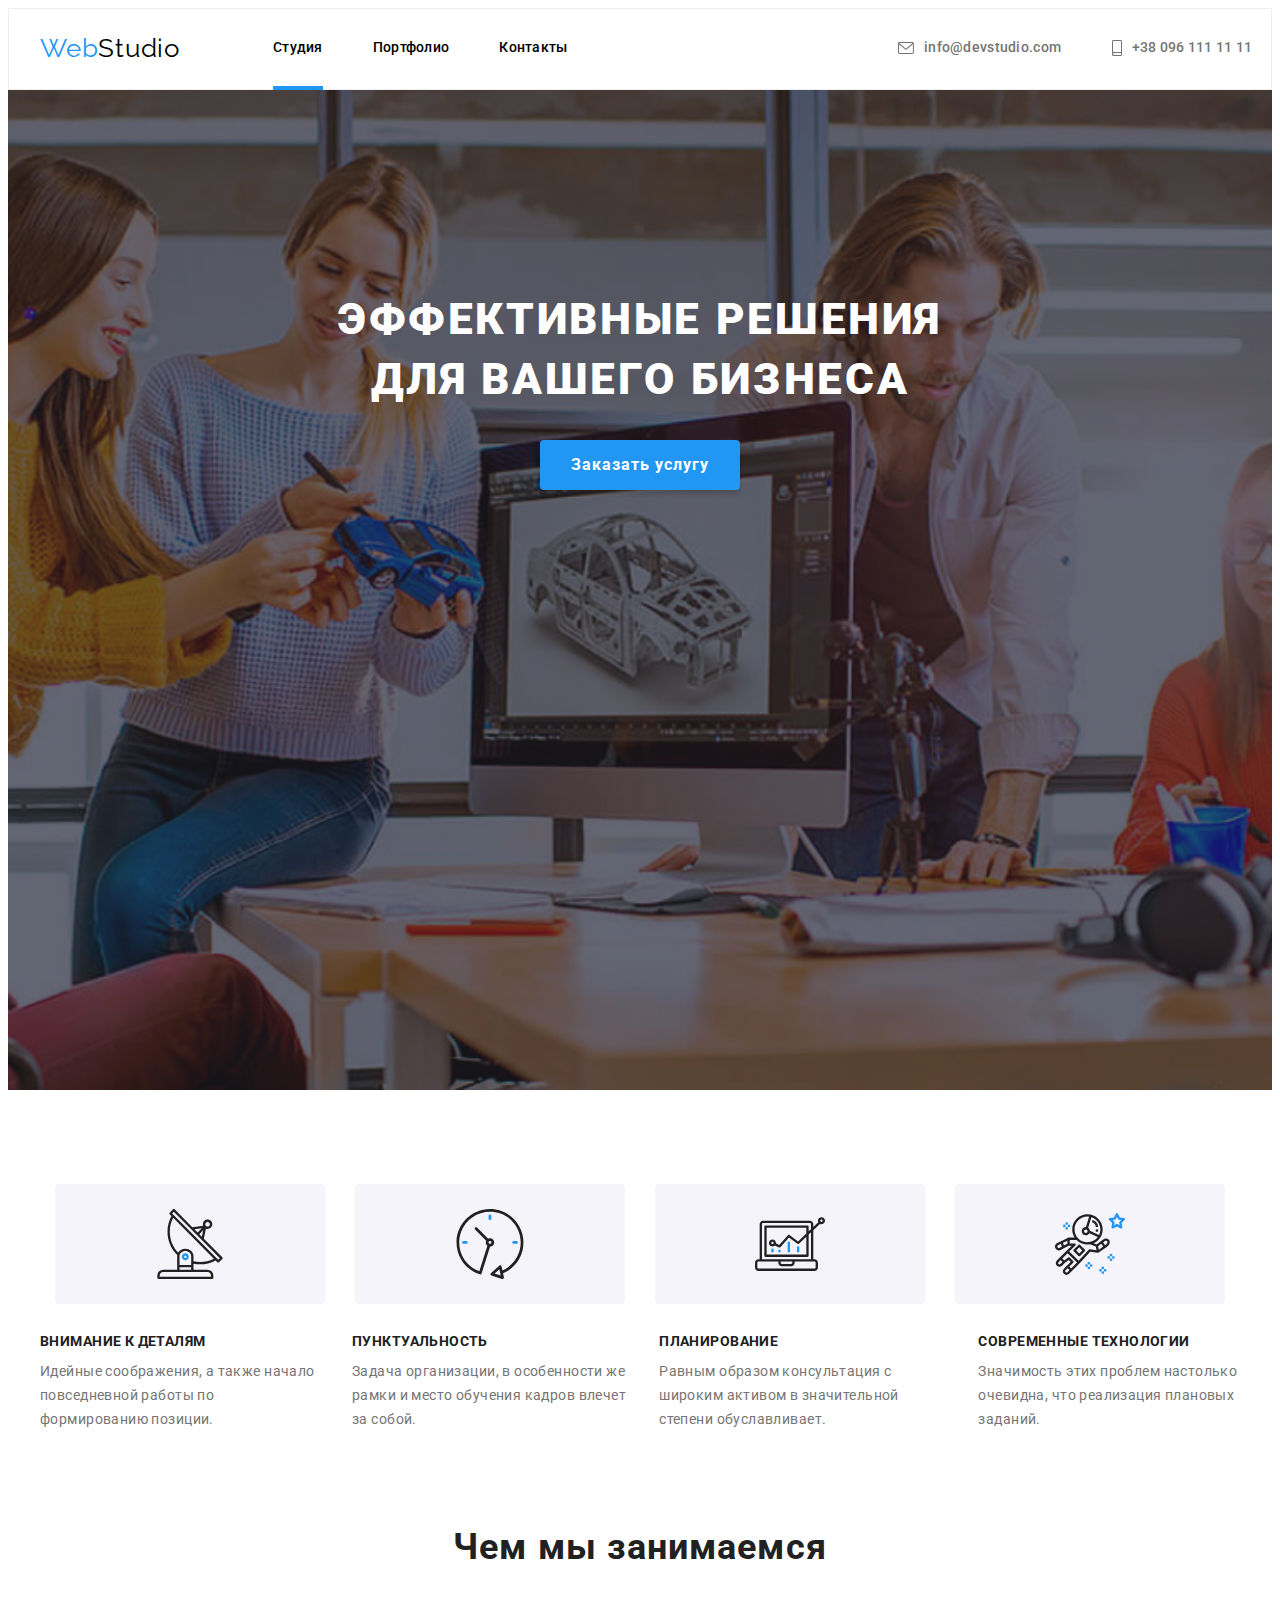
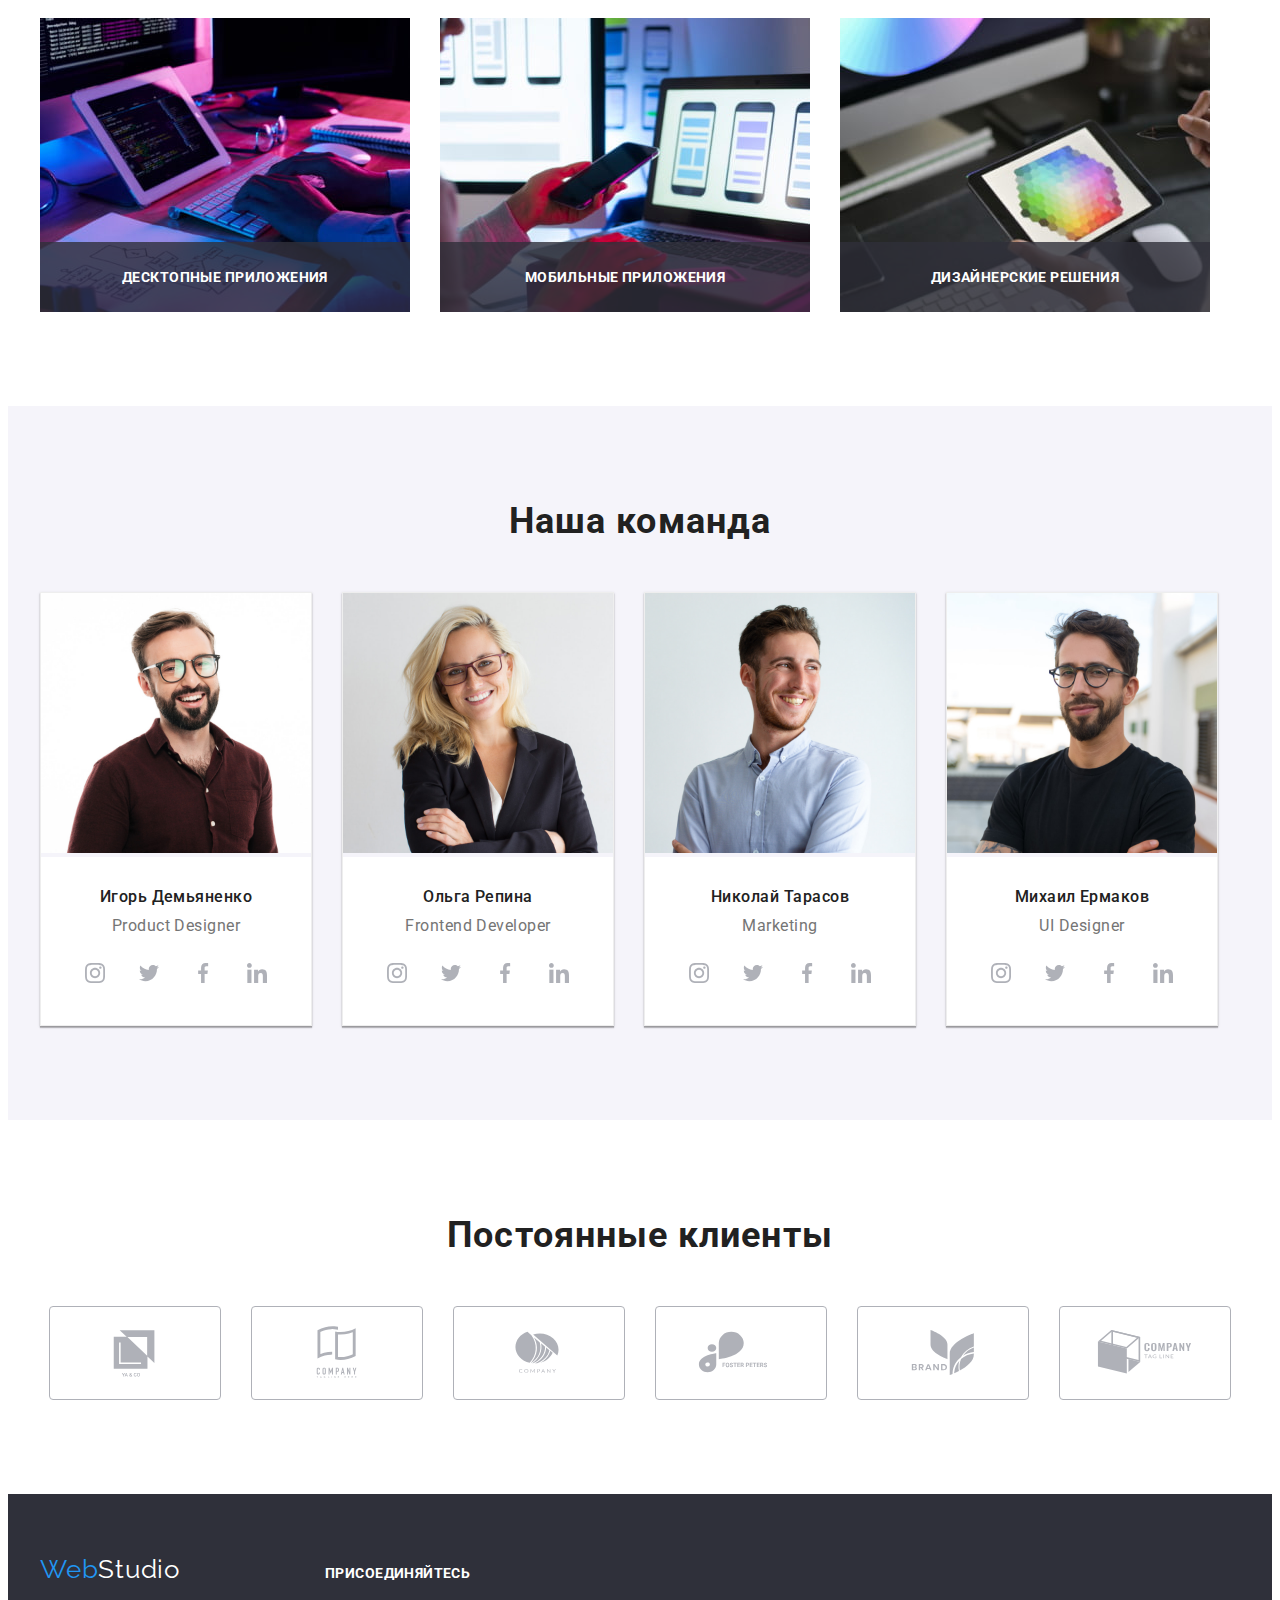
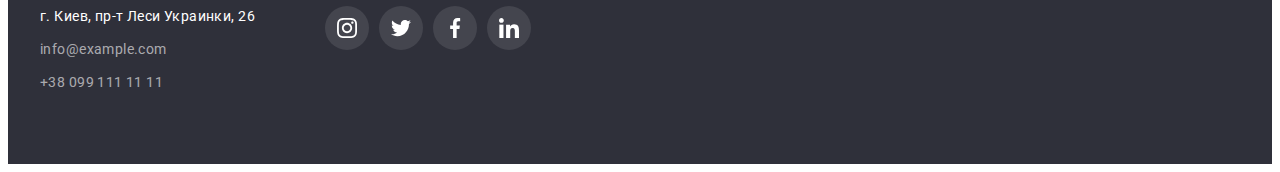
<file: index.html>
<!DOCTYPE html>
<html lang="en">
<head>
    <meta charset="UTF-8">
    <meta http-equiv="X-UA-Compatible" content="IE=edge">
    <meta name="viewport" content="width=device-width, initial-scale=1.0">
    <title>Document</title>
    <link rel="preconnect" href="https://fonts.googleapis.com">
    <link rel="preconnect" href="https://fonts.gstatic.com" crossorigin>
    <link href="https://fonts.googleapis.com/css2?family=Raleway:wght@700&family=Roboto:wght@400;500;700;900&display=swap" rel="stylesheet">
    <link rel="stylesheet" href="https://cdnjs.cloudflare.com/ajax/libs/modern-normalize/1.1.0/modern-normalize.min.css" integrity="sha512-wpPYUAdjBVSE4KJnH1VR1HeZfpl1ub8YT/NKx4PuQ5NmX2tKuGu6U/JRp5y+Y8XG2tV+wKQpNHVUX03MfMFn9Q==" crossorigin="anonymous" referrerpolicy="no-referrer" />
    <link rel="stylesheet" href="./css/styles.css">
</head>
<body>
    <header class="header">
        <div class="container header-container">
            <a class="logo" href=""><span class="logo-accent">Web</span>Studio</a>
        <nav class="navigation">
            <ul class="header-list">
                <li class="header-item current"><a href="./index.html" class="header-link ">Студия</a></li>
                <li class="header-item"><a href="./portfolio.html" class="header-link">Портфолио</a></li>
                <li class="header-item"><a href="" class="header-link">Контакты</a></li>
            </ul> 
        </nav>
            <ul class="header-contact">
                <li class="header-item mail"><a href="mailto:info@devstudio.com" class="header-link-mail">
                    <svg class="header-icon-mail" width="16" height="12">
                        <use href="./images/icons.svg#icon-envelope"></use>
                    </svg>
                    info@devstudio.com</a>
                </li>
                <li class="header-item tel"><a href="tel:+380961111111" class="header-link-tel">
                    <svg class="header-icon-tel" width="10" height="16">
                        <use href="./images/icons.svg#icon-smartphone"></use>
                    </svg>
                    +38 096 111 11 11</a>
                </li>
            </ul>
        </div>
    </header>
    <main>
            <section class="title">
                <div class="container">
                    <h1 class="title-text">Эффективные решения <br> для вашего бизнеса</h1>
                    <button type="button" class="title-btn" data-modal-open>Заказать услугу</button>
                </div>
            </section>
        
            <section class="about">
                <div class="container">
                    <div class="about-icon">
                        <ul class="about-icon-list">
                            <li class="about-icon-item">
                                <svg class="about-icon-svg" width="70" height="70">
                                    <use href="./images/icons.svg#icon-antenna-1"></use>
                                </svg>
                            </li>
                            <li class="about-icon-item">
                                <svg class="about-icon-svg" width="70" height="70">
                                    <use href="./images/icons.svg#icon-clock-1"></use>
                                </svg>
                            </li>
                            <li class="about-icon-item">
                                <svg class="about-icon-svg" width="70" height="70">
                                    <use href="./images/icons.svg#icon-diagram-1"></use>
                                </svg>
                            </li>
                            <li class="about-icon-item">
                                <svg class="about-icon-svg" width="70" height="70">
                                    <use href="./images/icons.svg#icon-astronaut-1"></use>
                                </svg>
                            </li>
                        </ul>
                    </div>
                    <ul class="about-list">
                        <li class="about-item">
                            <h3 class="about-title">Внимание к деталям</h3>
                            <p class="about-text">Идейные соображения, а также начало повседневной работы по формированию позиции.</p>
                        </li>
                        <li class="about-item">
                            <h3 class="about-title">Пунктуальность</h3>
                            <p class="about-text">Задача организации, в особенности же рамки и место обучения кадров влечет за собой.</p>
                        </li>
                        <li class="about-item">
                            <h3 class="about-title">Планирование</h3>
                            <p class="about-text">Равным образом консультация с широким активом в значительной степени обуславливает.</p>
                        </li class="about-item">
                        <li class="about-item">
                            <h3 class="about-title">Современные технологии</h3>
                            <p class="about-text">Значимость этих проблем настолько очевидна, что реализация плановых заданий.</p>
                        </li>
                    </ul>
                </div>
            </section>
            <section class="work">
                <div class="container">
                    <h2 class="work-title">Чем мы занимаемся</h2>
                        <ul class="work-list">
                            <li class="work-item">
                                <div class="work-container">
                                <img src="./images/img1.jpg" width="370" alt="создание проектов">
                                <div class="work-content">
                                    <p class="work-text">Десктопные приложения</p>
                                </div>
                                </div>
                            </li>
                            <li class="work-item">
                                <div class="work-container">
                                <img src="./images/img2.jpg" width="370" alt="оформление проектов">
                                <div class="work-content">
                                    <p class="work-text">Мобильные приложения</p>
                                </div>
                            </div>
                            </li>
                            <li class="work-item">
                                <div class="work-container">
                                <img src="./images/img3.jpg" width="370" alt="дизайн проектов">
                                <div class="work-content">
                                    <p class="work-text">Дизайнерские решения</p>
                                </div>
                            </div>
                            </li>
                        </ul>
                </div>   
            </section>
            <section class="hero">
                <div class="container">
                    <h2 class="hero-title">Наша команда</h2>
                        <ul class="hero-list">
                            <li class="hero-item">
                                <img class="hero-img" 
                                        src="./images/igor.jpg" 
                                        width="370" 
                                        alt="мужчина в темной рубашке">
                                    <div class="hero-container">
                                        <h3 class="hero-name">Игорь Демьяненко</h3>
                                        <p class="hero-text">Product Designer</p>
                                        <ul class="hero-socials-list list">
                                            <li class="hero-socials-item">
                                                <a href="" class="hero-socials-link">
                                                    <svg class="hero-socials-icon" width="20" height="20">
                                                        <use href="./images/icons.svg#icon-instagram"></use>
                                                    </svg>
                                                </a>
                                            </li>
                                            <li class="hero-socials-item">
                                                <a href="" class="hero-socials-link">
                                                    <svg class="hero-socials-icon" width="20" height="20">
                                                        <use href="./images/icons.svg#icon-twitter"></use>
                                                    </svg>
                                                </a>
                                            </li>
                                            <li class="hero-socials-item">
                                                <a href="" class="hero-socials-link">
                                                    <svg class="hero-socials-icon" width="20" height="20">
                                                        <use href="./images/icons.svg#icon-facebook"></use>
                                                    </svg>
                                                </a>
                                            </li>
                                            <li class="hero-socials-item">
                                                <a href="" class="hero-socials-link">
                                                    <svg class="hero-socials-icon" width="20" height="20">
                                                        <use href="./images/icons.svg#icon-linkedin"></use>
                                                    </svg>
                                                </a>
                                            </li>
                                        </ul>
                                    </div>
                            </li>
                            <li class="hero-item">
                                <img class="hero-img"  src="./images/olga.jpg" width="370" alt="женщина в черном пиджаке">
                                    <div class="hero-container">
                                        <h3 class="hero-name">Ольга Репина</h3>
                                        <p class="hero-text">Frontend Developer</p>
                                        <ul class="hero-socials-list list">
                                            <li class="hero-socials-item">
                                                <a href="" class="hero-socials-link">
                                                    <svg class="hero-socials-icon" width="20" height="20">
                                                        <use href="./images/icons.svg#icon-instagram"></use>
                                                    </svg>
                                                </a>
                                            </li>
                                            <li class="hero-socials-item">
                                                <a href="" class="hero-socials-link">
                                                    <svg class="hero-socials-icon" width="20" height="20">
                                                        <use href="./images/icons.svg#icon-twitter"></use>
                                                    </svg>
                                                </a>
                                            </li>
                                            <li class="hero-socials-item">
                                                <a href="" class="hero-socials-link">
                                                    <svg class="hero-socials-icon" width="20" height="20">
                                                        <use href="./images/icons.svg#icon-facebook"></use>
                                                    </svg>
                                                </a>
                                            </li>
                                            <li class="hero-socials-item">
                                                <a href="" class="hero-socials-link">
                                                    <svg class="hero-socials-icon" width="20" height="20">
                                                        <use href="./images/icons.svg#icon-linkedin"></use>
                                                    </svg>
                                                </a>
                                            </li>
                                        </ul>
                                    </div>
                            </li>
                            <li class="hero-item">
                                <img class="hero-img"  src="./images/nikolay.jpg" width="370" alt="мужчина в светлой рубашке">
                                    <div class="hero-container">
                                        <h3 class="hero-name">Николай Тарасов</h3>
                                        <p class="hero-text">Marketing</p>
                                        <ul class="hero-socials-list list">
                                            <li class="hero-socials-item">
                                                <a href="" class="hero-socials-link">
                                                    <svg class="hero-socials-icon" width="20" height="20">
                                                        <use href="./images/icons.svg#icon-instagram"></use>
                                                    </svg>
                                                </a>
                                            </li>
                                            <li class="hero-socials-item">
                                                <a href="" class="hero-socials-link">
                                                    <svg class="hero-socials-icon" width="20" height="20">
                                                        <use href="./images/icons.svg#icon-twitter"></use>
                                                    </svg>
                                                </a>
                                            </li>
                                            <li class="hero-socials-item">
                                                <a href="" class="hero-socials-link">
                                                    <svg class="hero-socials-icon" width="20" height="20">
                                                        <use href="./images/icons.svg#icon-facebook"></use>
                                                    </svg>
                                                </a>
                                            </li>
                                            <li class="hero-socials-item">
                                                <a href="" class="hero-socials-link">
                                                    <svg class="hero-socials-icon" width="20" height="20">
                                                        <use href="./images/icons.svg#icon-linkedin"></use>
                                                    </svg>
                                                </a>
                                            </li>
                                        </ul>
                                    </div>
                            </li>
                            <li class="hero-item">
                                <img class="hero-img"  src="./images/mihail.jpg" width="370" alt="мужчина в черной футболке">
                                    <div class="hero-container">
                                        <h3 class="hero-name">Михаил Ермаков</h3>
                                        <p class="hero-text">UI Designer</p>
                                        <ul class="hero-socials-list list">
                                            <li class="hero-socials-item">
                                                <a href="" class="hero-socials-link">
                                                    <svg class="hero-socials-icon" width="20" height="20">
                                                        <use href="./images/icons.svg#icon-instagram"></use>
                                                    </svg>
                                                </a>
                                            </li>
                                            <li class="hero-socials-item">
                                                <a href="" class="hero-socials-link">
                                                    <svg class="hero-socials-icon" width="20" height="20">
                                                        <use href="./images/icons.svg#icon-twitter"></use>
                                                    </svg>
                                                </a>
                                            </li>
                                            <li class="hero-socials-item">
                                                <a href="" class="hero-socials-link">
                                                    <svg class="hero-socials-icon" width="20" height="20">
                                                        <use href="./images/icons.svg#icon-facebook"></use>
                                                    </svg>
                                                </a>
                                            </li>
                                            <li class="hero-socials-item">
                                                <a href="" class="hero-socials-link">
                                                    <svg class="hero-socials-icon" width="20" height="20">
                                                        <use href="./images/icons.svg#icon-linkedin"></use>
                                                    </svg>
                                                </a>
                                            </li>
                                        </ul>
                                    </div>
                            </li>
                        </ul>
                </div>
            </section>
            <section class="client">
                <div class="container ">
                    <h2 class="client-title">Постоянные клиенты</h2>
                    <ul class="client-list">
                        <li class="client-item">
                            <a href="" class="client-link">
                            <svg class="client-icon" width="106" height="60">
                                <use href="./images/icons.svg#icon-Logo"></use>
                            </svg></a>
                        </li>
                        <li class="client-item">
                            <a href="" class="client-link">
                            <svg class="client-icon" width="106" height="60">
                                <use href="./images/icons.svg#icon-Logo1"></use>
                            </svg></a>
                        </li>
                        <li class="client-item">
                            <a href="" class="client-link">
                            <svg class="client-icon" width="106" height="60">
                                <use href="./images/icons.svg#icon-Logo2"></use>
                            </svg></a>
                        </li>
                        <li class="client-item">
                            <a href="" class="client-link">
                            <svg class="client-icon" width="106" height="60">
                                <use href="./images/icons.svg#icon-Logo3"></use>
                            </svg></a>
                        </li>
                        <li class="client-item">
                            <a href="" class="client-link">
                            <svg class="client-icon" width="106" height="60">
                                <use href="./images/icons.svg#icon-Logo4"></use>
                            </svg></a>
                        </li>
                        <li class="client-item">
                            <a href="" class="client-link">
                            <svg class="client-icon" width="106" height="60">
                                <use href="./images/icons.svg#icon-Logo5"></use>
                            </svg></a>
                        </li>
                    </ul>
                </div>
            </section>
    </main>
    <footer class="footer">
        <div class="container footer-contact">
            <div class="footer-container-adress">
                <p class="footer-logo"><a href=""><span class="footer-logo-accent">Web</span><span class="footer-logo-accent2">Studio</span></a></p>
                    <address class="footer-adress">
                        <ul class="footer-list">
                            <li class="footer-item"><a href="https://goo.gl/maps/Z9ZCg7nxZUZiddY49" class="footer-link-adress">г. Киев, пр-т Леси Украинки, 26</a></li>
                            <li class="footer-item"><a href="mailto:info@devstudio.com" class="footer-link-mail">info@example.com</a></li>
                            <li class="footer-item"><a href="tel:+380961111111" class="footer-link-tel">+38 099 111 11 11</a></li>
                        </ul>    
                    </address>
            </div>
            <div class="footer-container-icon">
                <p class="footer-title-icon">присоединяйтесь</p>
                    <ul class="footer-list-icon">
                        <li class="footer-item-icon">
                            <a href="" class="footer-icon-link">
                                <svg class="footer-icon" width="20" height="20">
                                    <use href="./images/icons.svg#icon-instagram"></use>
                                </svg>
                            </a>
                        </li>
                        <li class="footer-item-icon">
                            <a href="" class="footer-icon-link">
                                <svg class="footer-icon" width="20" height="20">
                                    <use href="./images/icons.svg#icon-twitter"></use>
                                </svg>
                            </a>
                        </li>
                        <li class="footer-item-icon">
                            <a href="" class="footer-icon-link">
                                <svg class="footer-icon" width="20" height="20">
                                    <use href="./images/icons.svg#icon-facebook"></use>
                                </svg>
                            </a>
                        </li>
                        <li class="footer-item-icon">
                            <a href="" class="footer-icon-link">
                                <svg class="footer-icon" width="20" height="20">
                                    <use href="./images/icons.svg#icon-linkedin"></use>
                                </svg>
                            </a>
                        </li>
                    </ul>
            </div>
        </div>
    </footer>
    <div class="backdrop is-hidden" data-modal>
        <div class="modal">
            <button type="button" class="modal-close-btn" data-modal-close>
                <svg class="modal-icon" width="11" height="11">
                    <use href="./images/icons.svg#icon-Vector"></use>
                </svg>
            </button>
        </div>
    </div>
    <script src="./js/modal.js"></script>
</body>
</html>
</file>
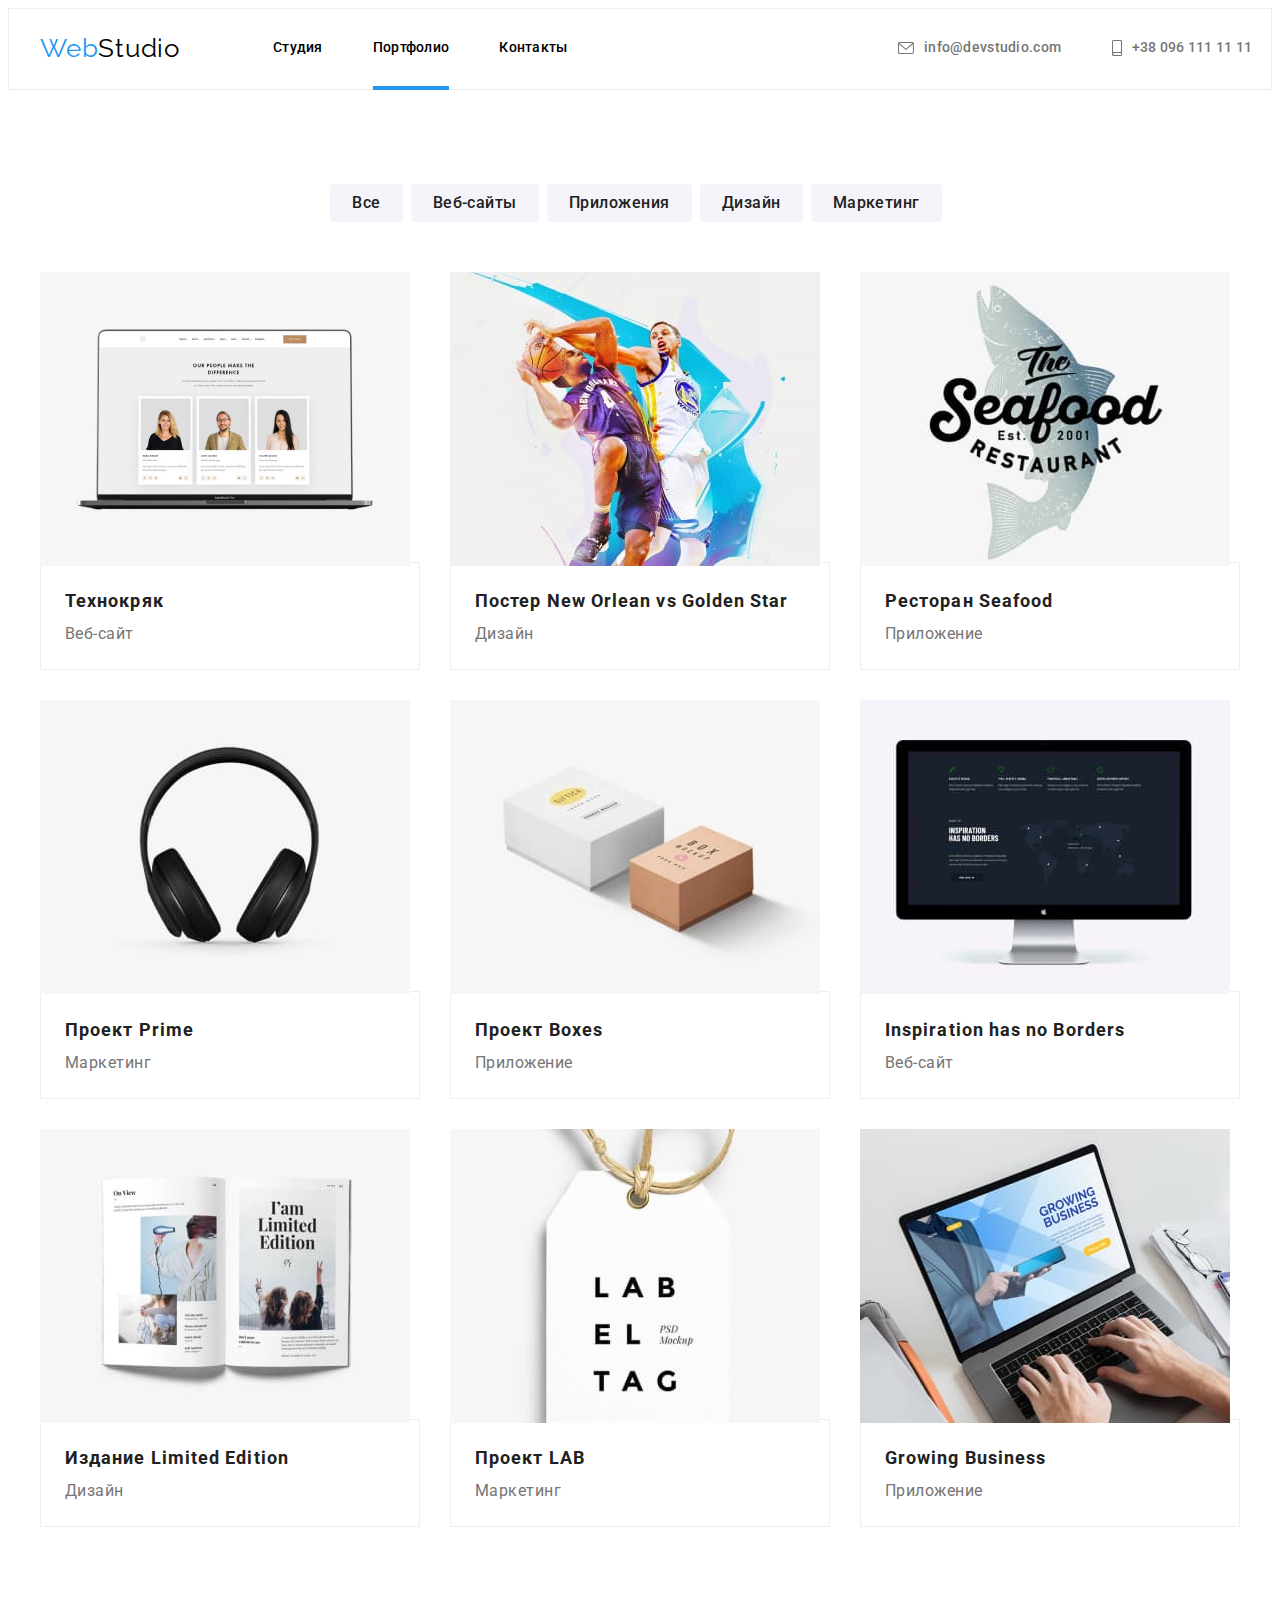
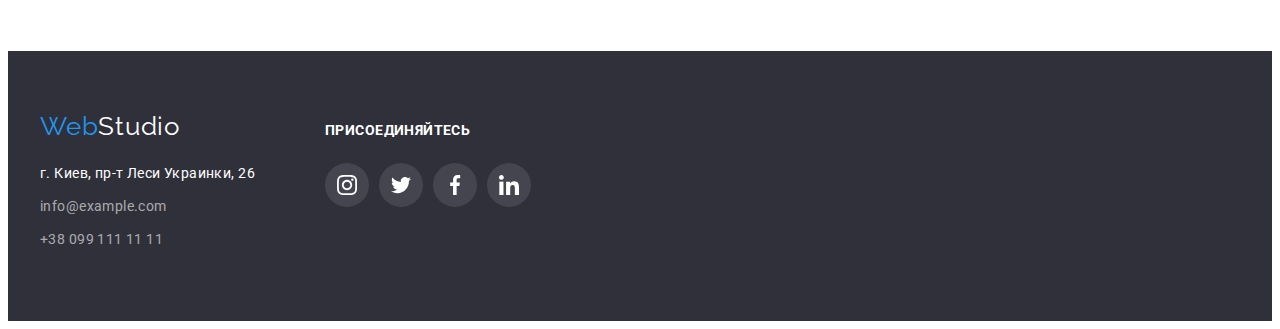
<file: portfolio.html>
<!DOCTYPE html>
<html lang="en">
<head>
    <meta charset="UTF-8">
    <meta http-equiv="X-UA-Compatible" content="IE=edge">
    <meta name="viewport" content="width=device-width, initial-scale=1.0">
    <title>Document</title>
    <link rel="preconnect" href="https://fonts.googleapis.com">
    <link rel="preconnect" href="https://fonts.gstatic.com" crossorigin>
    <link href="https://fonts.googleapis.com/css2?family=Raleway:wght@700&family=Roboto:wght@400;500;700;900&display=swap" rel="stylesheet">
    <link rel="stylesheet" href="https://cdnjs.cloudflare.com/ajax/libs/modern-normalize/1.1.0/modern-normalize.min.css" integrity="sha512-wpPYUAdjBVSE4KJnH1VR1HeZfpl1ub8YT/NKx4PuQ5NmX2tKuGu6U/JRp5y+Y8XG2tV+wKQpNHVUX03MfMFn9Q==" crossorigin="anonymous" referrerpolicy="no-referrer" />
    <link rel="stylesheet" href="./css/styles.css">
</head>
</head>
<body>
    <header class="header">
        <div class="container header-container">
            <a class="logo" href=""><span class="logo-accent">Web</span>Studio</a>
        <nav class="navigation">
            <ul class="header-list">
                <li class="header-item"><a href="./index.html" class="header-link">Студия</a></li>
                <li class="header-item current"><a href="./portfolio.html" class="header-link">Портфолио</a></li>
                <li class="header-item"><a href="" class="header-link">Контакты</a></li>
            </ul> 
        </nav>
            <ul class="header-contact">
                <li class="header-item mail"><a href="mailto:info@devstudio.com" class="header-link-mail">
                    <svg class="header-icon-mail" width="16" height="12">
                        <use href="./images/icons.svg#icon-envelope"></use>
                    </svg>
                    info@devstudio.com</a>
                </li>
                <li class="header-item tel"><a href="tel:+380961111111" class="header-link-tel">
                    <svg class="header-icon-tel" width="10" height="16">
                        <use href="./images/icons.svg#icon-smartphone"></use>
                    </svg>
                    +38 096 111 11 11</a>
                </li>
            </ul>
        </div>
    </header>
    <main>
        <section class="gallery">
            <div class="container">
                <ul class="control-list">
                    <li class="control-item">
                        <button type="button" class="control-item-btn">Все</button>
                    </li>
                    <li class="control-item">
                        <button type="button" class="control-item-btn">Веб-сайты</button> 
                    </li>
                    <li class="control-item">
                            <button type="button" class="control-item-btn">Приложения</button>
                    </li>
                    <li class="control-item">
                        <button type="button" class="control-item-btn">Дизайн</button>
                    </li>
                    <li class="control-item">
                        <button type="button" class="control-item-btn">Маркетинг</button>
                    </li>
                </ul>
            </div>
            <div class="container">    
                <ul class="gallery-list">
                    <li class="gallery-item">
                        <div class="gellery-wrap">
                            <img class="gallery-img" src="./images/teh.jpg" width="370" alt="ноутбук">
                            <p class="gellery-top-text">Технокряк это современная площадка распространения коронавируса. Компании используют эту платформу для цифрового шпионажа и атак на защищённые сервера конкурентов.</p>
                        </div>
                        <div class="gallery-container">
                            <h2 class="gallery-title">Технокряк</h2>
                            <p class="gallery-text">Веб-сайт</p>
                        </div>
                    </li>
                    <li class="gallery-item">
                        <div class="gellery-wrap">
                            <img class="gallery-img" src="./images/poster.jpg" width="370" alt="баскетболисты">
                            <p class="gellery-top-text">Технокряк это современная площадка распространения коронавируса. Компании используют эту платформу для цифрового шпионажа и атак на защищённые сервера конкурентов.</p>
                        </div>
                        <div class="gallery-container">
                            <h2 class="gallery-title">Постер New Orlean vs Golden Star</h2>
                            <p class="gallery-text">Дизайн</p>
                        </div>
                    </li>
                    <li class="gallery-item">
                        <div class="gellery-wrap">
                            <img class="gallery-img" src="./images/seafood.jpg" width="370" alt="лого с рыбой">
                            <p class="gellery-top-text">Технокряк это современная площадка распространения коронавируса. Компании используют эту платформу для цифрового шпионажа и атак на защищённые сервера конкурентов.</p>
                        </div>
                        <div class="gallery-container">
                            <h2 class="gallery-title">Ресторан Seafood</h2>
                            <p class="gallery-text">Приложение</p>
                        </div>
                    </li>
                    <li class="gallery-item">
                        <div class="gellery-wrap">
                            <img class="gallery-img" src="./images/prime.jpg" width="370" alt="наушники">
                            <p class="gellery-top-text">Технокряк это современная площадка распространения коронавируса. Компании используют эту платформу для цифрового шпионажа и атак на защищённые сервера конкурентов.</p>
                        </div>
                        <div class="gallery-container">
                            <h2 class="gallery-title">Проект Prime</h2>
                            <p class="gallery-text">Маркетинг</p>
                        </div>
                    </li>
                    <li class="gallery-item">
                        <div class="gellery-wrap">
                            <img class="gallery-img" src="./images/boxes.jpg" width="370" alt="коробки">
                            <p class="gellery-top-text">Технокряк это современная площадка распространения коронавируса. Компании используют эту платформу для цифрового шпионажа и атак на защищённые сервера конкурентов.</p>
                        </div>
                        <div class="gallery-container">
                            <h2 class="gallery-title">Проект Boxes</h2>
                            <p class="gallery-text">Приложение</p>
                        </div>
                    </li>
                    <li class="gallery-item">
                        <div class="gellery-wrap">
                            <img class="gallery-img" src="./images/borders.jpg" width="370" alt="монитор">
                            <p class="gellery-top-text">Технокряк это современная площадка распространения коронавируса. Компании используют эту платформу для цифрового шпионажа и атак на защищённые сервера конкурентов.</p>
                        </div>
                        <div class="gallery-container">
                            <h2 class="gallery-title">Inspiration has no Borders</h2>
                            <p class="gallery-text">Веб-сайт</p>
                        </div>
                    </li>
                    <li class="gallery-item">
                        <div class="gellery-wrap">
                            <img class="gallery-img" src="./images/edition.jpg" width="370" alt="книга">
                            <p class="gellery-top-text">Технокряк это современная площадка распространения коронавируса. Компании используют эту платформу для цифрового шпионажа и атак на защищённые сервера конкурентов.</p>
                        </div>
                        <div class="gallery-container">
                            <h2 class="gallery-title">Издание Limited Edition</h2>
                            <p class="gallery-text">Дизайн</p>
                        </div>
                    </li>
                    <li class="gallery-item">
                        <div class="gellery-wrap">
                            <img class="gallery-img" src="./images/lab.jpg" width="370" alt="бирка">
                            <p class="gellery-top-text">Технокряк это современная площадка распространения коронавируса. Компании используют эту платформу для цифрового шпионажа и атак на защищённые сервера конкурентов.</p>
                        </div>
                        <div class="gallery-container">
                            <h2 class="gallery-title">Проект LAB</h2>
                            <p class="gallery-text">Маркетинг</p>
                        </div>
                    </li>
                    <li class="gallery-item">
                        <div class="gellery-wrap">
                            <img class="gallery-img" src="./images/growing.jpg" width="370" alt="работает на ноутбуке">
                            <p class="gellery-top-text">Технокряк это современная площадка распространения коронавируса. Компании используют эту платформу для цифрового шпионажа и атак на защищённые сервера конкурентов.</p>
                        </div>
                        <div class="gallery-container">
                            <h2 class="gallery-title">Growing Business</h2>
                            <p class="gallery-text">Приложение</p>
                        </div>
                    </li>
                </ul>
            </div>
        </section>
    </main>
    <footer class="footer">
        <div class="container footer-contact">
            <div class="footer-container-adress">
                <p class="footer-logo"><a href=""><span class="footer-logo-accent">Web</span><span class="footer-logo-accent2">Studio</span></a></p>
                    <address class="footer-adress">
                        <ul class="footer-list">
                            <li class="footer-item"><a href="https://goo.gl/maps/Z9ZCg7nxZUZiddY49" class="footer-link-adress">г. Киев, пр-т Леси Украинки, 26</a></li>
                            <li class="footer-item"><a href="mailto:info@devstudio.com" class="footer-link-mail">info@example.com</a></li>
                            <li class="footer-item"><a href="tel:+380961111111" class="footer-link-tel">+38 099 111 11 11</a></li>
                        </ul>    
                    </address>
            </div>
            <div class="footer-container-icon">
                <p class="footer-title-icon">присоединяйтесь</p>
                    <ul class="footer-list-icon">
                        <li class="footer-item-icon">
                            <a href="" class="footer-icon-link">
                                <svg class="footer-icon" width="20" height="20">
                                    <use href="./images/icons.svg#icon-instagram"></use>
                                </svg>
                            </a>
                        </li>
                        <li class="footer-item-icon">
                            <a href="" class="footer-icon-link">
                                <svg class="footer-icon" width="20" height="20">
                                    <use href="./images/icons.svg#icon-twitter"></use>
                                </svg>
                            </a>
                        </li>
                        <li class="footer-item-icon">
                            <a href="" class="footer-icon-link">
                                <svg class="footer-icon" width="20" height="20">
                                    <use href="./images/icons.svg#icon-facebook"></use>
                                </svg>
                            </a>
                        </li>
                        <li class="footer-item-icon">
                            <a href="" class="footer-icon-link">
                                <svg class="footer-icon" width="20" height="20">
                                    <use href="./images/icons.svg#icon-linkedin"></use>
                                </svg>
                            </a>
                        </li>
                    </ul>
            </div>
        </div>
    </footer>
</body>
</html>
</file>
<file: css/styles.css>
body{
    font-family: 'Roboto', sans-serif;
}
p, h1, h2, h3, h4, h5, h6{
    margin: 0;
}
ul{
    margin: 0;
    padding: 0;
}
button{
    cursor: pointer;
}
/*----heder-----*/
.container{
    width: 1200px;
    padding-left: 15px;
    padding-right: 15px;
    margin: 0 auto;
    
}
.logo{
    font-family: "Raleway", sans-serif;
    font-size: 26px;
    line-height: 1.19;
    letter-spacing: 0.03em;
    color: #000000;
    margin-right: 93px;
}
.logo-accent{
    color: #2196F3;
}  
a {
    text-decoration: none;
    color: #000;
} 
.header{
    padding-top: 24px;
    padding-bottom: 25px;
    border: 1px solid #EEEEEE;
    box-sizing: border-box;
}
.header-container{
    display: flex;
    align-items: center;
}
.header-list{
    list-style: none;
    display: flex;
    width: 294px;
    height: 16px;
    left: 453px;
    top: 32px;
    margin-right: 331px;
}
.header-contact{
    display: flex;
    margin-left: auto;
}
.header-item{
    font-weight: 500;
    font-size: 14px;
    line-height: 1.14;
    letter-spacing: 0.02em;
    color: #212121;
    list-style: none;
    margin-right: 50px;
}
.header-link{
    transition: color 250ms cubic-bezier(0.4, 0, 0.2, 1);
}
.header-item :hover, 
.header-item :focus{
    color:  #2196F3;
} 
.current{
    position: relative;
}
.current::after{
    content: "";
    width: 100%;
    height: 4px;
    position: absolute;
    background-color: #2196F3;
    left: 0;
    bottom: -34px;
}
}
.mail{
    width: 161px;
    margin-right: 30px;
}
.header-link-mail{
    font-weight: 500;
    font-size: 14px;
    line-height: 1.14;
    letter-spacing: 0.02em;
    color:  #757575;
    display: flex;
    justify-content: center;
    align-items: center;
    transition: color 250ms cubic-bezier(0.4, 0, 0.2, 1);
}
.header-icon-mail{
    display: flex;
    margin-right: 10px;
    fill:  currentColor;
}
.header-link-tel{
    width: 142px;
    font-weight: 500;
    font-size: 14px;
    line-height: 1.14;
    letter-spacing: 0.02em;
    color:  #757575;
    display: flex;
    justify-content: center;
    align-items: center;
    transition: color 250ms cubic-bezier(0.4, 0, 0.2, 1);
}
.header-icon-tel{
    display: flex;
    margin-right: 10px;
    fill:   currentColor;
}
/*------title-----*/
.title-text{
    font-weight: 900;
    font-size: 44px;
    line-height: 1.36;
    text-align: center;
    letter-spacing: 0.06em;
    text-transform: uppercase;
    color: #FFFFFF;
    margin-bottom: 30px;
}
.title-btn{
    font-family: "Roboto", sans-serif;
    font-weight: bold;
    font-size: 16px;
    line-height: 1.88;
    letter-spacing: 0.06em;
    background: #2196F3;
    color: #FFFFFF;
    margin: 0 auto;
    width: 200px;
    height: 50px;
    box-shadow: 0px 4px 4px rgba(0, 0, 0, 0.15);
    border-radius: 4px;
    border: none;
}
.title{
    height: 600px;
    left: 0px;
    top: 89px;
    background: #2F303A;
    background-image: linear-gradient(
        rgba(47, 48, 58, 0.4), 
        rgba(47, 48, 58, 0.4)
        ), 
        url(../images/fon.jpg);
    background-repeat: no-repeat;
    background-position: center;
    background-size: cover;
    text-align: center;
    margin: 0 auto;
    padding-top: 200px;
    padding-bottom: 200px
}
/*------about-----*/
.about{
    padding-top: 94px;
    
}
.about-icon-list{
    display: flex;
    align-items: center;
    justify-content: center;
    margin-bottom: 30px;
}
.about-icon-item{
    list-style: none;
    display: flex;
    align-items: center;
    justify-content: center;
    width: 270px;
    height: 120px;
    background: #F5F4FA;
    border-radius: 4px;
}
.about-icon-item +.about-icon-item{
    margin-left: 30px;
}
.about-list{
    display: flex;
    margin-left: 30px;
}
.about-item{
    list-style: none;
    margin-left: -30px;
}
.about-item + .about-item{
    margin-left: 30px;
}
.about-title{
    font-size: 14px;
    line-height: 1.14;
    letter-spacing: 0.03em;
    text-transform: uppercase;
    color: #212121;
    margin-bottom: 10px;
}    
.about-text{
    font-size: 14px;
    line-height: 1.71;
    letter-spacing: 0.03em;
    color: #757575;
}
/*------work-----*/
.work{
    padding-top: 94px;
    padding-bottom: 94px;
}
.work-list{
    list-style: none;
    display: flex;
}
.work-item + .work-item{
    margin-left: 30px;
}
.work-title{
    font-size: 36px;
    line-height: 1.17;
    text-align: center;
    letter-spacing: 0.03em;
    color: #212121;
    margin-bottom: 50px;
}
.work-container{
    position: relative;
    width: 370px;
    height: 294px;
}
.work-content{
    position: absolute;
    text-align: center;
    width: 370px;
    height: 70px;
    background-color: rgba(47, 48, 58, 0.8);
    bottom: 0;
}
.work-text{
    font-style: normal;
    font-weight: bold;
    font-size: 14px;
    line-height: 16px;
    letter-spacing: 0.03em;
    text-transform: uppercase;
    color: #FFFFFF;
    padding: 27px;
}
/*------hero-----*/
.hero{
    padding-top: 94px;
    padding-bottom: 94px;
    background: #F5F4FA;
}
.hero-list{
    list-style: none;
    display: flex;
    margin-left: -30px; 

}
.hero-item{
    margin-left: 30px;
    border: 1px solid #EEEEEE;
    box-sizing: border-box;
    box-shadow: 0px 1px 3px rgba(0, 0, 0, 0.12), 0px 1px 1px rgba(0, 0, 0, 0.14), 0px 2px 1px rgba(0, 0, 0, 0.2);
}  
.hero-container{
    padding-top: 30px;
    padding-bottom: 30px;
    background-color: #FFFFFF;
}  
.hero-title{
    font-size: 36px;
    line-height: 1.17;
    text-align: center;
    letter-spacing: 0.03em;
    color: #212121;
    margin-bottom: 50px;
}
.hero-img{
    width: 270px;
}    
.hero-name{
    font-weight: 500;
    font-size: 16px;
    line-height: 19px;
    text-align: center;
    letter-spacing: 0.03em;
    color: #212121;
    margin-bottom: 10px;
}
.hero-text{
    font-size: 16px;
    line-height: 1.19;
    text-align: center;
    letter-spacing: 0.03em;
    color: #757575;
    margin-bottom: 16px;
}
.hero-socials-list{
    list-style: none;
    display: flex;
    justify-content: center;
}
.hero-socials-item + .hero-socials-item{
    margin-left: 10px;
}
.hero-socials-link{
    width: 44px;
    height: 44px;
    background-color: #FFFFFF;
    border-radius: 50%;
    display: flex;
    align-items: center;
    justify-content: center;
    color: #AFB1B8;
    transition: color 250ms cubic-bezier(0.4, 0, 0.2, 1), 
                background-color 250ms cubic-bezier(0.4, 0, 0.2, 1);
}
.hero-socials-icon{
    fill: currentColor
}
.hero-socials-link:hover,
.hero-socials-link:focus{
    background-color: #2196F3;
    color: #FFFFFF;
}
/*------client-----*/
.client{
    padding-top: 94px;
    padding-bottom: 94px;
}
.client-title{
    font-family: "Roboto", sans-serif;
    font-size: 36px;
    line-height: 1.17;
    text-align: center;
    letter-spacing: 0.03em;
    color: #212121;
    margin-bottom: 50px;
}
.client-list{
    list-style: none;
    display: flex;
    justify-content: center;
}
.client-item + .client-item{
    margin-left: 30px;
}
.client-link{
    display: flex;
    align-items: center;
    justify-content: center;
    border: 1px solid #AFB1B8;
    box-sizing: border-box;
    border-radius: 4px;
    color: #AFB1B8;
    transition: color 250ms cubic-bezier(0.4, 0, 0.2, 1);
}
.client-icon{
    margin: 16px 32px 16px 32px;
    fill: currentColor
}
.client-link:hover,
.client-link:focus{
    color: #2196F3;
    border: 1px solid #2196F3;
}
/*------footer-----*/
.footer{
    background: #2F303A;
    margin: 0 auto;
    padding-top: 60px;
    padding-bottom: 60px;
}
.footer-logo{
    font-family: "Raleway", sans-serif;
    font-size: 26px;
    line-height: 1.19;
    letter-spacing: 0.03em;
    margin-bottom: 20px;
}
.footer-logo-accent{
    color: #2196F3;
}
.footer-logo-accent2{
    color: #FFFFFF;
}
.footer-list{
    font-style: normal;
    list-style: none;
}
.footer-item :hover,
.footer-item :focus{
    color:  #2196F3;
}
.footer-item{
    margin-bottom: 9px;
}
.footer-link-adress{
    font-size: 14px;
    line-height: 1.71;
    letter-spacing: 0.03em;
    color: #FFFFFF;
    transition: color 250ms cubic-bezier(0.4, 0, 0.2, 1);
}
.footer-link-mail{
    font-family: 'Roboto', sans-serif;
    font-style: normal;
    font-weight: normal;
    font-size: 14px;
    line-height: 1.71;
    letter-spacing: 0.03em;
    color: rgba(255, 255, 255, 0.6);
    transition: color 250ms cubic-bezier(0.4, 0, 0.2, 1);
}
.footer-link-tel{
    font-family: 'Roboto', sans-serif;
    font-style: normal;
    font-weight: normal;
    font-size: 14px;
    line-height: 1.71;
    letter-spacing: 0.03em;
    color: rgba(255, 255, 255, 0.6);
    margin-bottom: 60px;
    transition: color 250ms cubic-bezier(0.4, 0, 0.2, 1);
}
.footer-contact{
    display: flex;
    align-items: baseline;
}
.footer-container-icon{
    margin-left: 70px;
}
.footer-title-icon{
    font-family: "Roboto", sans-serif;
    font-style: normal;
    font-weight: bold;
    font-size: 14px;
    line-height: 1.71;
    letter-spacing: 0.03em;
    text-transform: uppercase;
    color: #FFFFFF;
    width: 144px;
    margin-bottom: 20px;
}
.footer-list-icon{
    list-style: none;
    display: flex;
}
.footer-icon-link{
    width: 44px;
    height: 44px;
    display: flex;
    align-items: center;
    justify-content: center;
    color: #FFFFFF;
    background-color: rgba(255, 255, 255, 0.1);
    border-radius: 50%;
    transition: color 250ms cubic-bezier(0.4, 0, 0.2, 1), 
                background-color 250ms cubic-bezier(0.4, 0, 0.2, 1);
}
.footer-item-icon + .footer-item-icon{
    margin-left: 10px;
}
.footer-icon-link:hover,
.footer-icon-link:focus{
    background-color: #2196F3;
}
.footer-icon{
    fill: currentColor;
}
/*-----portfolio control-----*/
.gallery{
    padding-top: 94px;
    padding-bottom: 94px;
}
.control-item{
    width: calc(100% /5 -8px);
    margin-right: 8px;
}

.control-list{
    list-style: none;
    display: flex;
    justify-content: center;
    margin-bottom: 50px;
}
.control-item-btn{
    font-family: 'Roboto', sans-serif;
    font-style: normal;
    font-weight: 500;
    font-size: 16px;
    line-height: 1.63;
    text-align: center;
    letter-spacing: 0.03em;
    color: #212121;
    background: #F5F4FA;
    border-radius: 4px;
    border: #FFFFFF;
    padding: 6px 22px 6px 22px;
    transition: color 250ms cubic-bezier(0.4, 0, 0.2, 1), background-color 250ms cubic-bezier(0.4, 0, 0.2, 1);
}
.control-item-btn:hover,
.control-item-btn:focus{
    background: #2196F3;
    color: #FFFFFF;
    box-shadow: 0px 3px 1px rgba(0, 0, 0, 0.1), 0px 1px 2px rgba(0, 0, 0, 0.08), 0px 2px 2px rgba(0, 0, 0, 0.12);
}
.gallery-img{
    width: 370px;
    height: 294px;
}

.gallery-container{
    margin-top: -2%;
    padding: 20px 24px 20px 24px;
    border: 1px solid #EEEEEE;
    box-sizing: border-box;
}
.gallery-list{
    list-style: none;
    display: flex;
    flex-wrap: wrap;
    margin-left: -30px;
}
.gallery-item:hover{
    box-shadow: 0px 1px 1px rgba(0, 0, 0, 0.12), 0px 4px 4px rgba(0, 0, 0, 0.06), 1px 4px 6px rgba(0, 0, 0, 0.16);
}
.gallery-item:hover .gellery-top-text{
    transform: translateY(0);
}
.gallery-item{
    background: #FFFFFF;
    flex-basis: calc(100% / 3 - 30px);
    margin-left: 30px;
    margin-bottom: 30px;
    position: relative;
}
.gellery-wrap{
    position: relative;
    overflow: hidden;
}
.gellery-top-text{
    font-style: normal;
    font-weight: 400;
    position: absolute;
    top: 0;
    left: 0;
    font-size: 18px;
    line-height: 28px;
    color: #FFFFFF;
    background-color: rgba(33, 150, 243, 0.9);
    padding: 63px 24px;
    height: 100%;
    transform: translateY(100%);
    transition: transform 250ms cubic-bezier(0.4, 0, 0.2, 1);
}
.gallery-title{
    font-family: 'Roboto', sans-serif;
    font-style: normal;
    font-weight: bold;
    font-size: 18px;
    line-height: 36px;
    letter-spacing: 0.06em;
    color: #212121;
}
.gallery-text{
    font-family: 'Roboto', sans-serif;
    font-style: normal;
    font-weight: normal;
    font-size: 16px;
    line-height: 30px;
    letter-spacing: 0.03em;
    color: #757575;
}
/*------backdrop------*/
.backdrop{
    width: 100vw;
    height: 100vh;
    background-color: rgba(0, 0, 0, 0.2);
    position: fixed;
    top: 0;
    transition: opacity 500ms, visibility 500ms;
}
.backdrop.is-hidden .modal{
    transform: rotate(-300deg) scale(0.5);
}
.modal{
    width: 528px;
    height: 581px;
    background-color: #FFFFFF;
    box-shadow: 0px 1px 3px rgba(0, 0, 0, 0.12), 0px 1px 1px rgba(0, 0, 0, 0.14), 0px 2px 1px rgba(0, 0, 0, 0.2);
    border-radius: 4px;
    position: absolute;
    top: 50%;
    left: 50%;
    transform: translate(-50%, -50%) rotate(0) scale(1);
    transition: transform 500ms;
}
.modal-close-btn{
    width: 30px;
    height: 30px;
    border-radius: 50%;
    border: 1px solid rgba(0, 0, 0, 0.1);
    background-color: transparent;
    position: absolute;
    top: 8px;
    right: 8px;
}
.is-hidden{
    opacity: 0;
    pointer-events: none;
    visibility: hidden;
}
</file>
